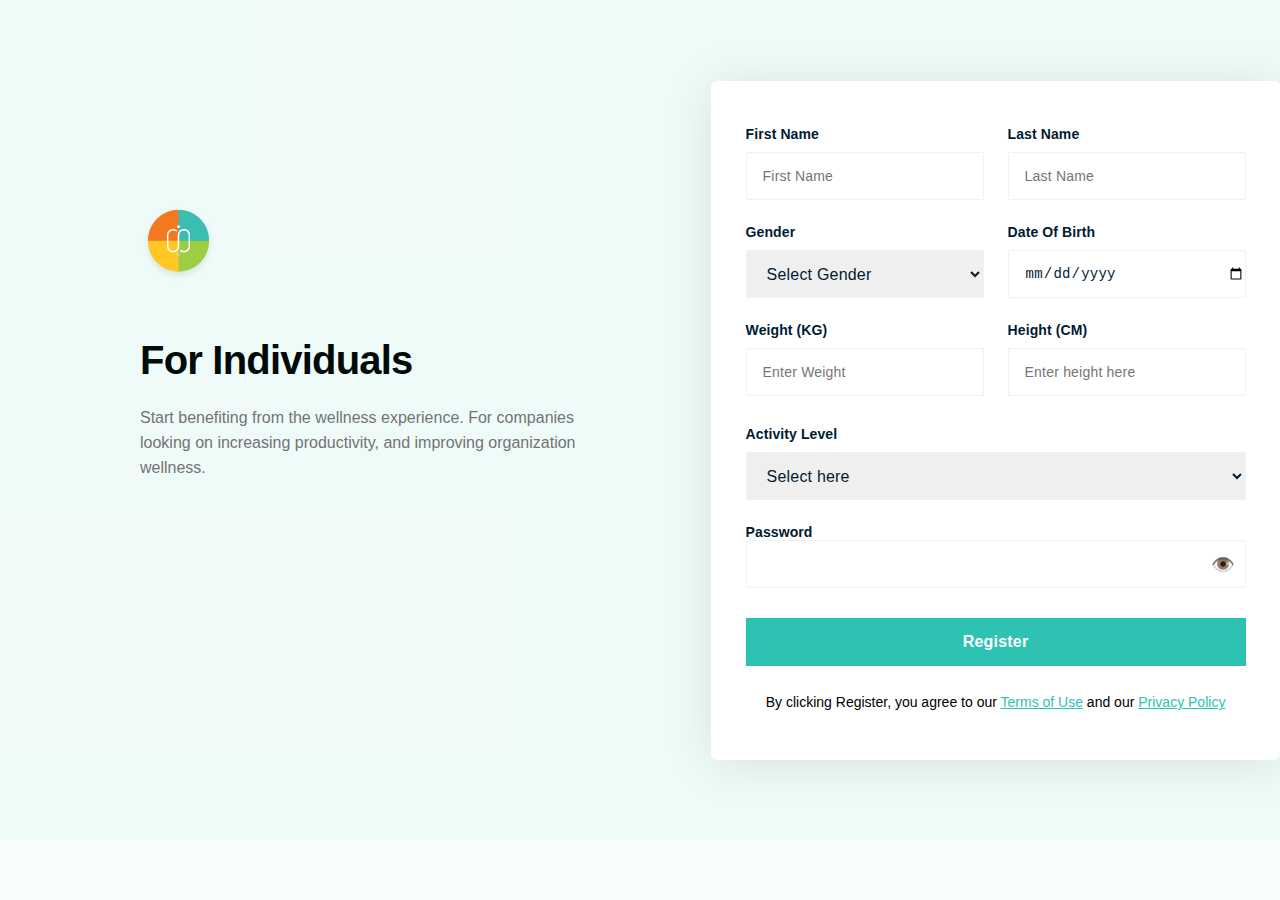
<file: singup_page/index.html>
<!DOCTYPE html>
<html lang="en">
  <head>
    <meta charset="UTF-8" />
    <meta name="viewport" content="width=device-width, initial-scale=1.0" />
    <link rel="stylesheet" href="./assets/styles/styles.css" />
    <title>Sign Up</title>
  </head>
  <body>
    <div class="container">
      <section class="left-section">
        <img src="./assets/images/Logo.png" alt="Logo" />

        <div class="left-section-msg">
          <div class="title">For Individuals</div>
          <p>
            Start benefiting from the wellness experience. For companies looking
            on increasing productivity, and improving organization wellness.
          </p>
        </div>
      </section>

      <section class="right-section">
        <form action="">
          <div class="firstName">
            <label for="firstName">
              First Name
              <input
                type="text"
                id="firstName"
                required
                placeholder="First Name"
              />
            </label>
          </div>

          <div class="lastName">
            <label for="lastName">
              Last Name
              <input
                type="text"
                id="lastName"
                required
                placeholder="Last Name"
              />
            </label>
          </div>

          <div class="gender">
            <label for="gender">Gender</label>
            <select name="gender" id="gender">
              <option value="" selected disabled>Select Gender</option>
              <option value="male">Male</option>
              <option value="female">Female</option>
            </select>
          </div>

          <div class="dateOfBirth">
            <label for="dateOfBirth">
              Date Of Birth
              <input type="date" required id="dateOfBirth" />
            </label>
          </div>

          <div class="weight">
            <label for="weight">
              Weight (KG)
              <input
                type="text"
                name="weight"
                id="weight"
                required
                placeholder="Enter Weight"
              />
            </label>
          </div>

          <div class="height">
            <label for="height">
              Height (CM)
              <input
                type="text"
                name="height"
                id="height"
                required
                placeholder="Enter height here"
              />
            </label>
          </div>

          <div class="activityLevel">
            <label for="activityLevel">Activity Level</label>
            <select name="activityLevel" id="activityLevel">
              <option value="" selected disabled>Select here</option>
              <option value="low">Low</option>
              <option value="medium">Medium</option>
              <option value="high">High</option>
            </select>
          </div>

          <div class="password">
            <label for="password" class="password">
                Password
              </label>
            <div class="password-container">
                <input type="password" name="password" id="password" required />
                <input type="checkbox" id="showPassword">
                <label for="showPassword" id="togglePassword">👁️</label>
            </div>
          </div>

          <button type="submit">Register</button>
          <div class="terms">
            <p>
                By clicking Register, you agree to our
                <a href="./">Terms of Use</a> and our <a href="">Privacy Policy</a>
              </p>
          </div>
        </form>
      </section>
    </div>
  </body>
</html>
</file>
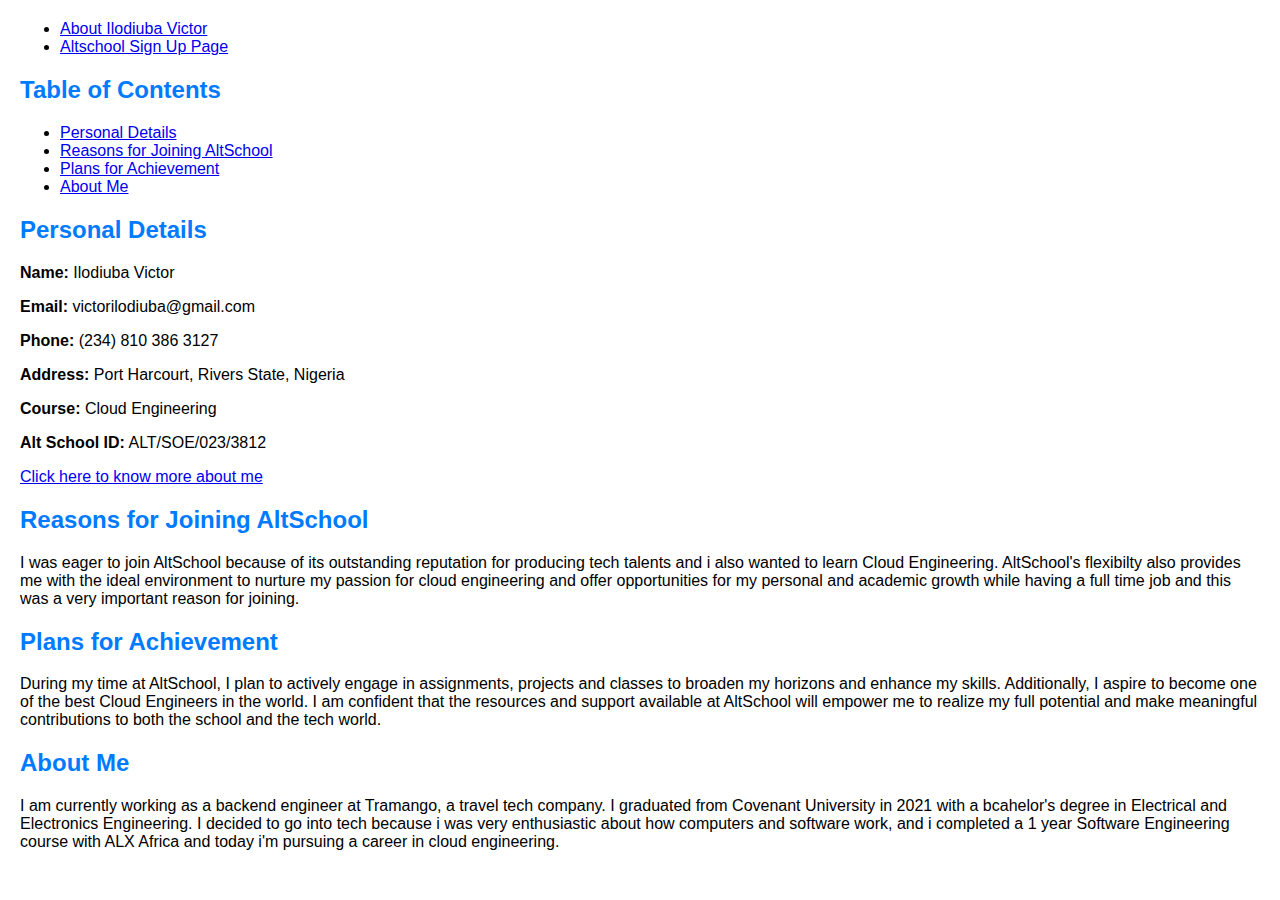
<file: assignments/first-assignment/index.html>
<!DOCTYPE html>
<html lang="en">
  <head>
    <meta charset="UTF-8" />
    <meta name="viewport" content="width=device-width, initial-scale=1.0" />
    <title>About Ilodiuba Victor</title>
    <style>
      body {
        font-family: Arial, sans-serif;
        margin: 20px;
      }
      section {
        margin-bottom: 20px;
      }
      h2 {
        color: #007bff;
      }
    </style>
  </head>
  <body>
    <header>
      <nav>
        <ul>
          <li>
            <a aria-current="page" href="index.html"> About Ilodiuba Victor </a>
          </li>
          <li>
            <a href="signup.html" target="_blank"> Altschool Sign Up Page </a>
          </li>
        </ul>
      </nav>

      <nav aria-labelledby="toc">
        <h2>Table of Contents</h2>
        <ul>
          <li><a href="#personal">Personal Details</a></li>
          <li><a href="#reasons">Reasons for Joining AltSchool</a></li>
          <li><a href="#plans">Plans for Achievement</a></li>
          <li><a href="#about">About Me</a></li>
        </ul>
      </nav>
    </header>

    <section id="personal">
      <h2>Personal Details</h2>
      <p><strong>Name:</strong> Ilodiuba Victor</p>
      <p><strong>Email:</strong> victorilodiuba@gmail.com</p>
      <p><strong>Phone:</strong> (234) 810 386 3127</p>
      <p><strong>Address:</strong> Port Harcourt, Rivers State, Nigeria</p>
      <p><strong>Course:</strong> Cloud Engineering</p>
      <p><strong>Alt School ID:</strong> ALT/SOE/023/3812</p>

      <p>
        <a href="#about"> Click here to know more about me </a>
      </p>
    </section>

    <section id="reasons">
      <h2>Reasons for Joining AltSchool</h2>
      <p>
        I was eager to join AltSchool because of its outstanding reputation for
        producing tech talents and i also wanted to learn Cloud Engineering.
        AltSchool's flexibilty also provides me with the ideal environment to
        nurture my passion for cloud engineering and offer opportunities for my
        personal and academic growth while having a full time job and this was a
        very important reason for joining.
      </p>
    </section>

    <section id="plans">
      <h2>Plans for Achievement</h2>
      <p>
        During my time at AltSchool, I plan to actively engage in assignments,
        projects and classes to broaden my horizons and enhance my skills.
        Additionally, I aspire to become one of the best Cloud Engineers in the
        world. I am confident that the resources and support available at
        AltSchool will empower me to realize my full potential and make
        meaningful contributions to both the school and the tech world.
      </p>
    </section>

    <section id="about">
      <h2>About Me</h2>
      <p>
        I am currently working as a backend engineer at Tramango, a travel tech
        company. I graduated from Covenant University in 2021 with a bcahelor's
        degree in Electrical and Electronics Engineering. I decided to go into
        tech because i was very enthusiastic about how computers and software
        work, and i completed a 1 year Software Engineering course with ALX
        Africa and today i'm pursuing a career in cloud engineering.
      </p>
    </section>
  </body>
</html>
</file>
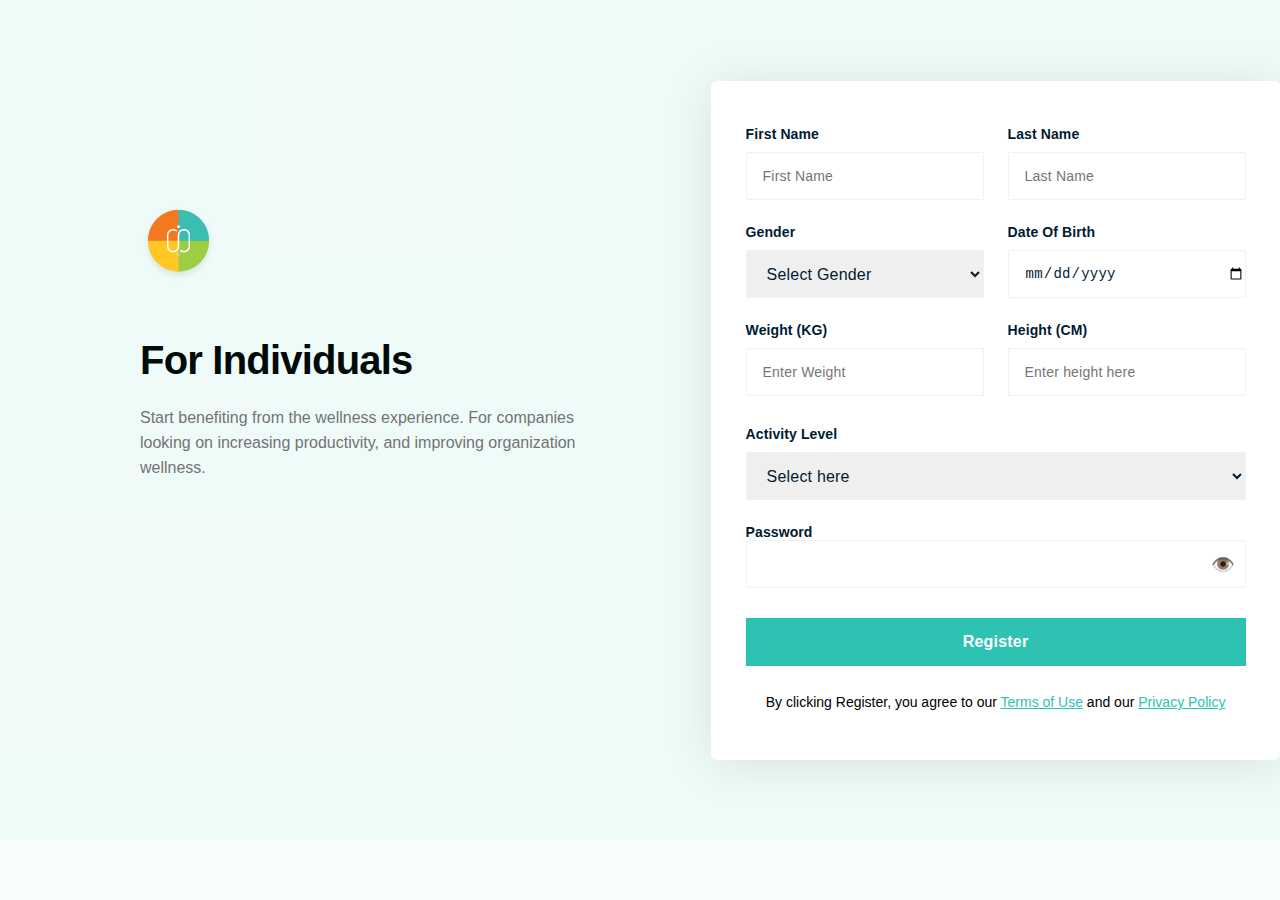
<file: assignments/singup_page/index.html>
<!DOCTYPE html>
<html lang="en">
  <head>
    <meta charset="UTF-8" />
    <meta name="viewport" content="width=device-width, initial-scale=1.0" />
    <meta
      name="description"
      content="A simple sign up form i created for my altschool 1st semester second assignment. It is supposed to be mobie responsive.
      Author: Ilodiuba Victor Nnamdi"
    />
    <link rel="stylesheet" href="./assets/styles/styles.css" />
    <title>Sign Up</title>
  </head>
  <body>
    <div class="container">
      <section class="left-section">
        <img src="./assets/images/Logo.png" alt="Logo" />

        <div class="left-section-msg">
          <div class="title">For Individuals</div>
          <p>
            Start benefiting from the wellness experience. For companies looking
            on increasing productivity, and improving organization wellness.
          </p>
        </div>
      </section>

      <section class="right-section">
        <form action="">
          <div class="firstName">
            <label for="firstName">
              First Name
              <input
                type="text"
                id="firstName"
                required
                placeholder="First Name"
              />
            </label>
          </div>

          <div class="lastName">
            <label for="lastName">
              Last Name
              <input
                type="text"
                id="lastName"
                required
                placeholder="Last Name"
              />
            </label>
          </div>

          <div class="gender">
            <label for="gender">Gender</label>
            <select name="gender" id="gender">
              <option value="" selected disabled>Select Gender</option>
              <option value="male">Male</option>
              <option value="female">Female</option>
            </select>
          </div>

          <div class="dateOfBirth">
            <label for="dateOfBirth">
              Date Of Birth
              <input type="date" required id="dateOfBirth" />
            </label>
          </div>

          <div class="weight">
            <label for="weight">
              Weight (KG)
              <input
                type="text"
                name="weight"
                id="weight"
                required
                placeholder="Enter Weight"
              />
            </label>
          </div>

          <div class="height">
            <label for="height">
              Height (CM)
              <input
                type="text"
                name="height"
                id="height"
                required
                placeholder="Enter height here"
              />
            </label>
          </div>

          <div class="activityLevel">
            <label for="activityLevel">Activity Level</label>
            <select name="activityLevel" id="activityLevel">
              <option value="" selected disabled>Select here</option>
              <option value="low">Low</option>
              <option value="medium">Medium</option>
              <option value="high">High</option>
            </select>
          </div>

          <div class="password">
            <label for="password" class="password"> Password </label>
            <div class="password-container">
              <input type="password" name="password" id="password" required />
              <input type="checkbox" id="showPassword" />
              <label for="showPassword" id="togglePassword">👁️</label>
            </div>
          </div>

          <button type="submit">Register</button>
          <div class="terms">
            <p>
              By clicking Register, you agree to our
              <a href="./">Terms of Use</a> and our
              <a href="./">Privacy Policy</a>
            </p>
          </div>
        </form>
      </section>
    </div>
  </body>
</html>
</file>
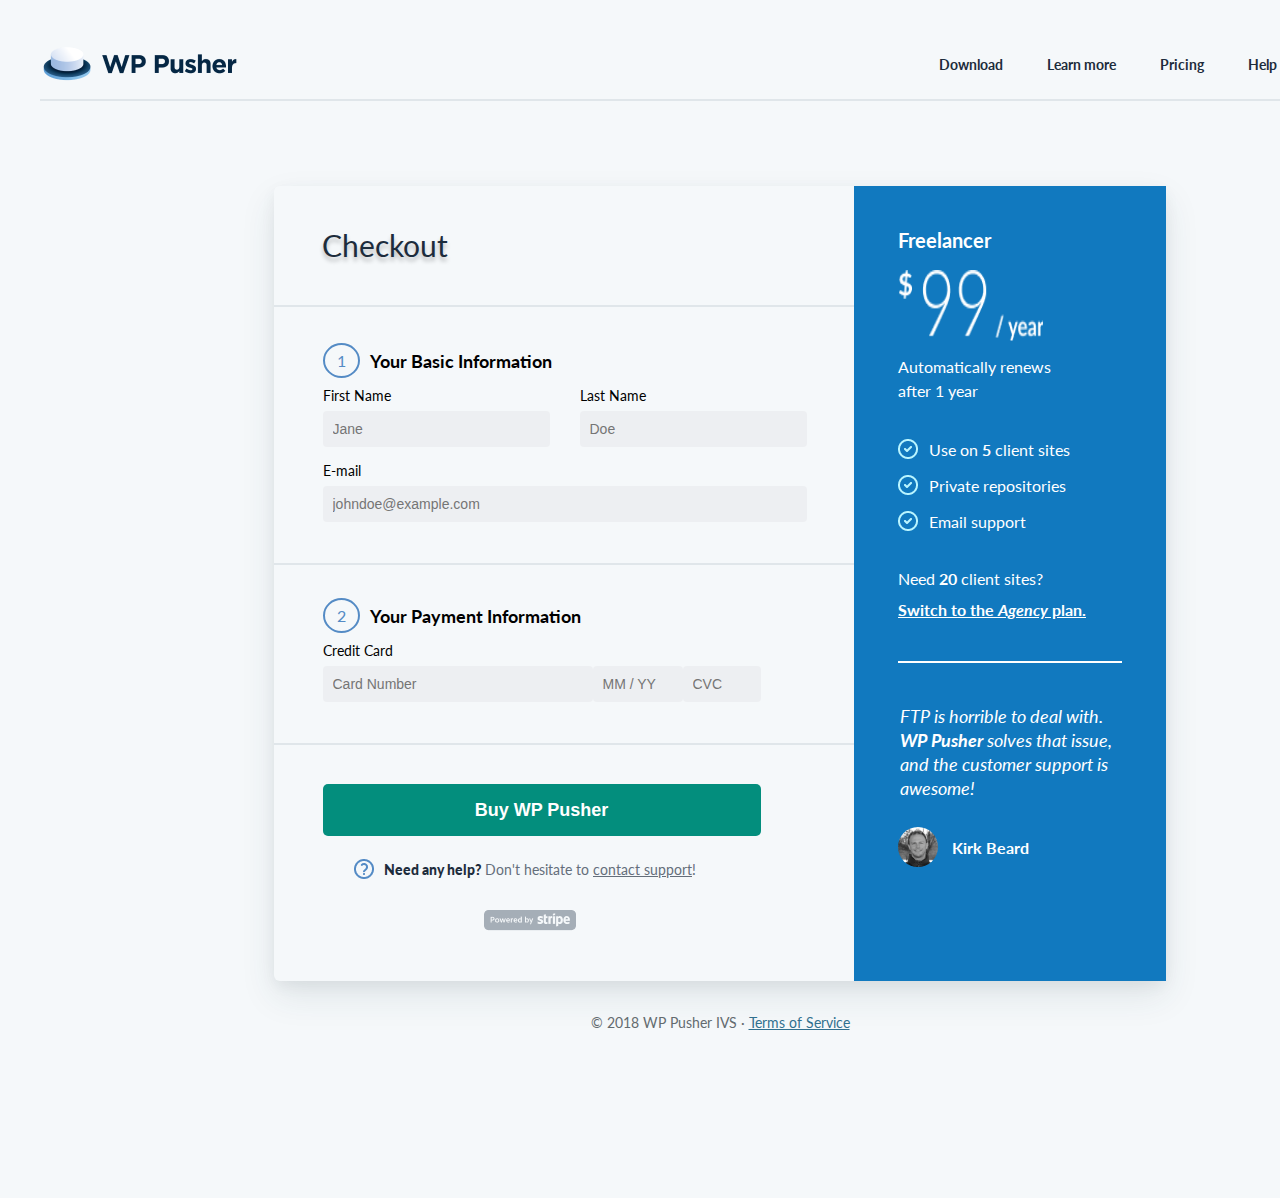
<file: assignments/wp-pusher/index.html>
<!DOCTYPE html>
<html lang="en">
  <head>
    <meta charset="UTF-8" />
    <meta name="viewport" content="width=device-width, initial-scale=1.0" />
    <meta
      name="description"
      content="A simple sign up form i created for my altschool 2nd semester second assignment. It is not supposed to be mobie responsive.
      Author: Ilodiuba Victor Nnamdi"
    />
    <link rel="stylesheet" href="./assets/styles/styles.css" />
    <link rel="preconnect" href="https://fonts.googleapis.com" />
    <link rel="preconnect" href="https://fonts.gstatic.com" crossorigin />
    <link
      href="https://fonts.googleapis.com/css2?family=Lato:wght@300;400;700;900&display=swap"
      rel="stylesheet"
    />
    <title>WP Pusher Checkout</title>
  </head>
  <body>
    <div class="container">
      <header>
        <nav>
          <div class="headerInfo">
            <img src="./assets/images/wppusher-logo copy.png" alt="wp-pusher" />
            <ul>
              <li><a href="./">Download</a></li>
              <li><a href="./">Learn more</a></li>
              <li><a href="./">Pricing</a></li>
              <li><a href="./">Help</a></li>
              <li class="account"><a href="./">Account</a></li>
            </ul>
          </div>
        </nav>
      </header>

      <main>
        <div class="main-body">
          <div class="left-section">
            <h1>Checkout</h1>

            <div class="checkout-form box1">
              <div class="basicInfo">
                <div class="title">
                  <div><p class="circle">1</p></div>
                  <p>Your Basic Information</p>
                </div>

                <div class="name">
                  <fieldset>
                    <label for="firstName">First Name</label>
                    <input
                      type="text"
                      name="firstNname"
                      id="firstName"
                      placeholder="Jane"
                    />
                  </fieldset>

                  <fieldset>
                    <label for="lastName">Last Name</label>
                    <input
                      type="text"
                      name="lastName"
                      id="lastName"
                      placeholder="Doe"
                    />
                  </fieldset>
                </div>

                <div class="email">
                  <label for="email">E-mail</label>
                  <input
                    type="email"
                    name="email"
                    id="email"
                    placeholder="johndoe@example.com"
                  />
                </div>
              </div>
            </div>

            <div class="checkout-form card">
              <div class="title">
                <div>
                  <p class="circle">2</p>
                </div>

                <p class="paymentInfo">Your Payment Information</p>
              </div>

              <div class="cardInfo">
                <label for="cardInfo">Credit Card</label>

                <div class="cardDetails">
                  <div class="cardNumber">
                    <input
                      class="cardNumber"
                      type="number"
                      name="cardNumber"
                      id="cardNumber"
                      placeholder="Card Number"
                    />
                  </div>

                  <div class="expiryDate">
                    <input
                      class="expiryDate"
                      type="number"
                      name="expiryDate"
                      id="expiryDate"
                      placeholder="MM / YY"
                    />
                  </div>

                  <div class="cvc">
                    <input
                      class="cvc"
                      type="number"
                      name="cvc"
                      id="cvc"
                      placeholder="CVC"
                    />
                  </div>
                </div>
              </div>
            </div>

            <button type="submit" class="pusher-btn">Buy WP Pusher</button>

            <div class="help">
              <img
                class="question-mark-icon"
                src="./assets/images/Mask.png"
                alt="Question mark icon"
              />

              <p>
                <strong>Need any help?</strong>
                <span>Don't hesitate to <a href="./">contact support</a>!</span>
              </p>
            </div>

            <div class="stripe">
              <img
                src="./assets/images/powered_by_stripe.png"
                alt="Powered by stripe"
              />
            </div>
          </div>

          <div class="right-section">
            <div class="pricingInfo">
              <p class="freelancer">Freelancer</p>

              <div class="pricing">
                <div class="price">
                  <img
                    class="dollar"
                    src="./assets/images/$.png"
                    alt="Dollar sign"
                  />

                  <img
                    class="annualPricing"
                    src="./assets/images/year.png"
                    alt="99 dollars per year"
                  />
                </div>
              </div>

              <p class="renew">Automatically renews after 1 year</p>

              <div class="pricingInfo-benefits">
                <img src="./assets/images/Combined Shape.png" alt="checkmark" />
                <p>Use on <b>5</b> client sites</p>
              </div>

              <div class="pricingInfo-benefits middle">
                <img src="./assets/images/Combined Shape.png" alt="checkmark" />
                <p>Private repositories</p>
              </div>

              <div class="pricingInfo-benefits">
                <img src="./assets/images/Combined Shape.png" alt="checkmark" />

                <p>Email support</p>
              </div>

              <div class="agency">
                <p>Need <span>20</span> client sites?</p>

                <a href="./">Switch to the <span>Agency</span> plan.</a>
              </div>
            </div>

            <div class="review">
              <div class="review-text">
                <p>FTP is horrible to deal with.</p>

                <p>
                  <span>WP Pusher</span> solves that issue, and the customer
                  support is awesome!
                </p>
              </div>

              <div class="reviewer">
                <img src="./assets/images/Bitmap.png" alt="Reviewer's photo" />
                <p>Kirk Beard</p>
              </div>
            </div>
          </div>
        </div>

        <div class="terms-text">
          <p>
            &copy; 2018 WP Pusher IVS &middot; <a href="./">Terms of Service</a>
          </p>
        </div>
      </main>
    </div>
  </body>
</html>
</file>
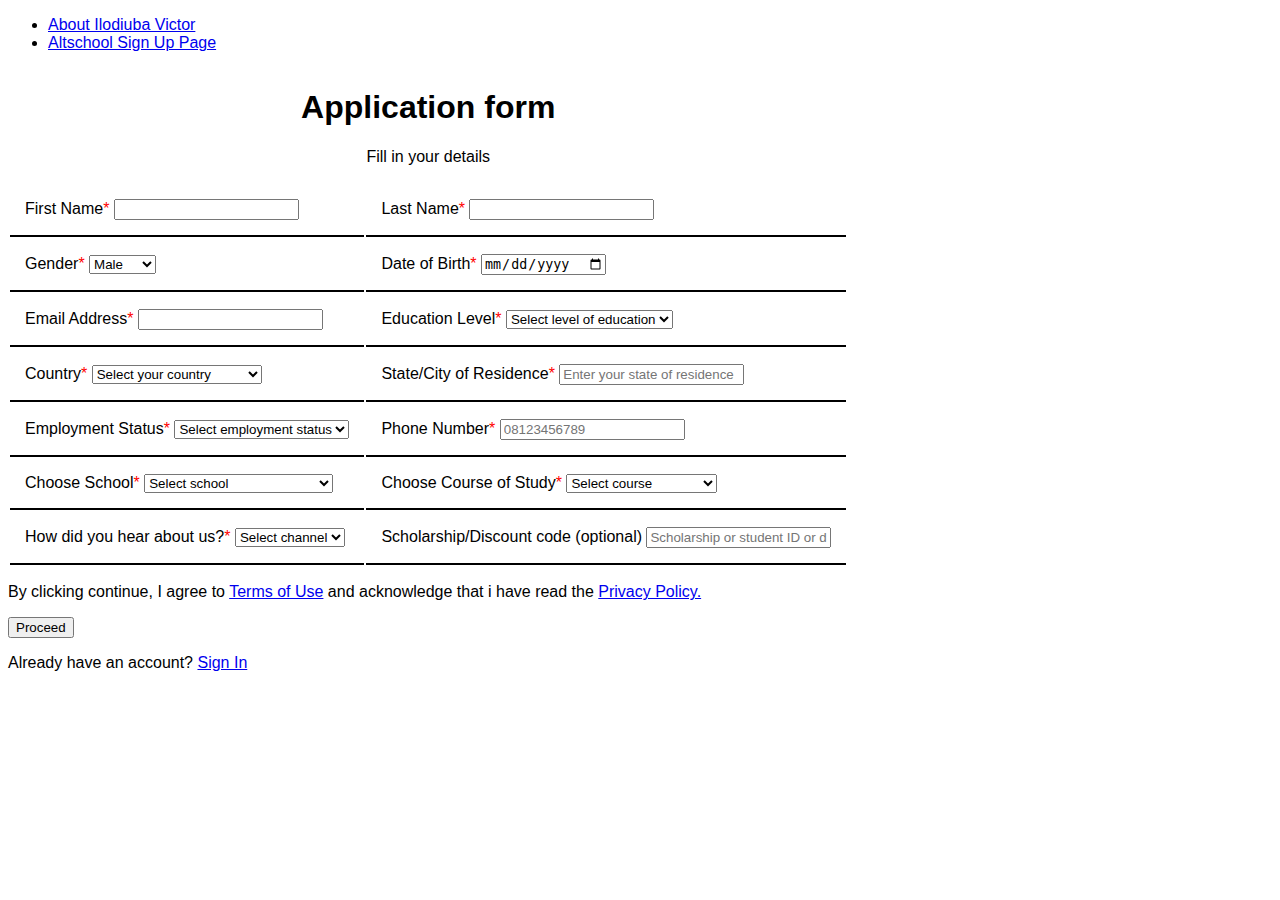
<file: assignments/first-assignment/signup.html>
<!DOCTYPE html>
<html lang="en">
  <head>
    <meta charset="UTF-8" />
    <meta name="viewport" content="width=device-width, initial-scale=1.0" />
    <title>AltSchool Sign Up</title>
    <style>
      body {
        font-family: AlmarenaDisplayBold, sans-serif;
      }
      tbody tr td {
        padding: 15px 15px;
        border-bottom: 2px solid;
      }
    </style>
  </head>
  <body>
    <header>
      <nav>
        <ul>
          <li>
            <a href="./index.html"> About Ilodiuba Victor</a>
          </li>
          <li>
            <a aria-current="page" href="signup.html" target="_self">
              Altschool Sign Up Page
            </a>
          </li>
        </ul>
      </nav>
    </header>

    <main>
      <form action="" method="post">
        <table>
          <caption>
            <h1>Application form</h1>
            <p>Fill in your details</p>
          </caption>

          <tbody>
            <tr>
              <td>
                <label for="firstName">
                  First Name<span style="color: red">*</span>
                  <input
                    type="text"
                    name="firstName"
                    id=""
                    minlength="2"
                    maxlength="16"
                    required
                  />
                </label>
              </td>

              <td>
                <label for="lastName">
                  Last Name<span style="color: red">*</span>
                  <input
                    type="text"
                    name="lastName"
                    id=""
                    minlength="2"
                    maxlength="16"
                    required
                  />
                </label>
              </td>
            </tr>

            <tr>
              <td>
                <label for="gender">
                  Gender<span style="color: red">*</span>
                  <select name="gender" id="gender" required>
                    <option value="male">Male</option>
                    <option value="female">Female</option>
                  </select>
                </label>
              </td>

              <td>
                <label for="dob">
                  Date of Birth<span style="color: red">*</span>
                  <input type="date" name="dob" id="dob" />
                </label>
              </td>
            </tr>

            <tr>
              <td>
                <label for="email">
                  Email Address<span style="color: red">*</span>
                  <input type="email" name="email" id="email" required />
                </label>
              </td>

              <td>
                <label for="education-level">
                  Education Level<span style="color: red">*</span>
                  <select name="level" id="level" required>
                    <option value="" selected disabled>
                      Select level of education
                    </option>
                    <option value="BSC">Bsc</option>
                    <option value="MSC">Msc</option>
                    <option value="DIPLOMA">Diploma</option>
                    <option value="PHD">Doctorate (PhD)</option>
                    <option value="SECONDARY">High school / Secondary</option>
                    <option value="UG">Under graduate</option>
                    <option value="JSS">Junion Middle / school</option>
                    <option value="PG">Post graduate</option>
                  </select>
                </label>
              </td>
            </tr>

            <tr>
              <td>
                <label for="country">
                  Country<span style="color: red">*</span>
                  <select name="countries" id="" required>
                    <option value="" selected disabled>
                      Select your country
                    </option>
                    <option value="Nigeria">Nigeria</option>
                    <option value="Kenya">Kenya</option>
                    <option value="USA">United States of America</option>
                    <option value="Argentina">Argentina</option>
                    <option value="Ghana">Ghana</option>
                    <option value="UK">United Kingdom</option>
                    <option value="Germany">Germany</option>
                    <option value="UAE">United Arab Emirates</option>
                  </select>
                </label>
              </td>

              <td>
                <label for="city-state">
                  State/City of Residence<span style="color: red">*</span>
                  <input
                    type="text"
                    name=""
                    id=""
                    placeholder="Enter your state of residence"
                  />
                </label>
              </td>
            </tr>

            <tr>
              <td>
                <label for="employment-status">
                  Employment Status<span style="color: red">*</span>
                  <select
                    name="employment-status"
                    id="employment-status"
                    required
                  >
                    <option value="" selected disabled>
                      Select employment status
                    </option>
                    <option value="employed">Employed</option>
                    <option value="unemployed">Unemployed</option>
                    <option value="self-employed">Self employed</option>
                  </select>
                </label>
              </td>

              <td>
                <label for="phone">
                  Phone Number<span style="color: red">*</span>
                  <input
                    type="number"
                    name=""
                    id=""
                    placeholder="08123456789"
                    required
                  />
                </label>
              </td>
            </tr>

            <tr>
              <td>
                <label for="school">
                  Choose School<span style="color: red">*</span>
                  <select name="school" id="school" required>
                    <option value="" selected disabled>Select school</option>
                    <option value="creativeBusiness">
                      School of Creative Business
                    </option>
                    <option value="economy">School of Economy</option>
                    <option value="engineering">School of Engineering</option>
                    <option value="data">School of Data</option>
                  </select>
                </label>
              </td>

              <td>
                <label for="school">
                  Choose Course of Study<span style="color: red">*</span>
                  <select name="course" id="course" required>
                    <option value="" selected disabled>Select course</option>
                    <option value="cloud">Cloud Engineering</option>
                    <option value="Frontend">Frontend Engineering</option>
                  </select>
                </label>
              </td>
            </tr>

            <tr>
              <td>
                <label for="channel">
                  How did you hear about us?<span style="color: red">*</span>
                  <select name="channel" id="channel" required>
                    <option value="" selected disabled>Select channel</option>
                    <option value="Twitter">Twitter</option>
                    <option value="FB">Facebook</option>
                    <option value="Linkedin">LinkedIn</option>
                    <option value="YT">YouTube</option>
                    <option value="Friend">Friend</option>
                    <option value="Whatsapp">WhatsApp</option>
                    <option value="IG">Instrgram</option>
                    <option value="Billboard">Billboard</option>
                  </select>
                </label>
              </td>

              <td>
                <label for="phone">
                  Scholarship/Discount code (optional)
                  <input
                    type="text"
                    name=""
                    id=""
                    placeholder="Scholarship or student ID or discount code"
                    minlength="2"
                    required
                  />
                </label>
              </td>
            </tr>
          </tbody>
        </table>

        <p>
          By clicking continue, I agree to
          <a
            href="http://www.altschoolafrica.com/terms"
            target="_blank"
            rel="noopener"
            >Terms of Use</a
          >
          and acknowledge that i have read the
          <a
            href="http://www.altschoolafrica.com/policy"
            target="_blank"
            rel="noopener"
            >Privacy Policy.</a
          >
        </p>

        <button type="submit">Proceed</button>

        <p>
          Already have an account?
          <a
            href="http://https://portal.altschoolafrica.com/auth/login"
            target="_self"
            >Sign In</a
          >
        </p>
      </form>
    </main>
  </body>
</html>
</file>
<file: singup_page/assets/styles/styles.css>
* {
  margin: 0px;
  padding: 0px;
  box-sizing: border-box;
}

input,
select {
  width: 100%;
}

body {
  /* height: 100vh; */
  background-color: hsla(174, 62%, 47%, 4%);
}

.container {
  max-width: 100%;
  width: auto;
  height: 840px;
  background-color: hsla(174, 62%, 47%, 4%);
  display: flex;
  gap: 120px;
}

#dateOfBirth {
  cursor: pointer;
}

img {
  width: 77.33px;
  height: 80px;
}

.left-section {
  width: 460px;
  height: 275px;
  display: flex;
  flex-direction: column;
  gap: 50px;
  margin-top: 205px;
  margin-left: 140px;
  font-family: "Cabin", sans-serif;
}

.left-section-msg {
  display: flex;
  flex-direction: column;
  gap: 20px;
}

.title {
  font-size: 40px;
  line-height: 50px;
  font-style: normal;
  font-weight: 700;
  letter-spacing: -0.8px;
  color: hsla(174, 100%, 2%, 1);
}

p {
  font-size: 16px;
  line-height: 25px;
  font-style: normal;
  color: hsla(0, 0%, 45%, 1);
  font-weight: 400;
}

.right-section {
  height: 679px;
  width: 580px;
  margin-top: 81px;
  font-family: "Sofia Sans", sans-serif;
  border-radius: 6px;
  background: hsla(0, 0%, 100%, 1);
  box-shadow: 0px 4px 50px 0px rgba(4, 8, 19, 0.1);
  display: flex;
  justify-content: center;
  align-items: center;
}

form {
  display: flex;
  gap: 24px;
  flex-wrap: wrap;
  justify-content: center;
  align-items: center;
}

label {
  display: flex;
  flex-direction: column;
  font-weight: 600;
  line-height: normal;
  letter-spacing: 0.1px;
  font-size: 14px;
  color: hsla(208, 96%, 10%, 1);
  font-style: normal;
  outline: none;
  gap: 10px;
}

input {
  width: 238px;
  height: 48px;
  padding-left: 16px;
  outline-color: hsla(174, 62%, 47%, 1);
  outline-style: solid 1px;
  font-size: 14px;
  line-height: 20px;
  font-weight: 400;
  font-style: normal;
  color: hsla(208, 96%, 10%, 1);
  letter-spacing: 0.2px;
  border: 1px solid;
  border-color: hsla(0, 0%, 94%, 1);
  border-radius: 2px;
}

.gender {
  display: flex;
  flex-direction: column;
  gap: 10px;
}

.gender p {
  font-weight: 600;
  line-height: normal;
  letter-spacing: 0.1px;
  font-size: 14px;
  color: hsla(208, 96%, 10%, 1);
  font-style: normal;
  outline: none;
}

.gender select {
  width: 238px;
  height: 48px;
  padding-left: 16px;
  outline-color: hsla(174, 62%, 47%, 1);
  outline-style: solid 1px;
  font-size: 16px;
  line-height: 20px;
  font-weight: 400;
  font-style: normal;
  color: hsla(208, 96%, 10%, 1);
  letter-spacing: 0.2px;
  border: solid 1px;
  border-color: hsla(0, 0%, 94%, 1);
  border-radius: 2px;
  cursor: pointer;
}

.activityLevel {
  display: flex;
  flex-direction: column;
  gap: 10px;
  margin-top: 6px;
  cursor: pointer;
}

.activityLevel p {
  font-weight: 600;
  line-height: normal;
  letter-spacing: 0.1px;
  font-size: 14px;
  color: hsla(208, 96%, 10%, 1);
  font-style: normal;
  outline: none;
}

.activityLevel select {
  width: 500px;
  height: 48px;
  padding-left: 16px;
  outline-color: hsla(174, 62%, 47%, 1);
  outline-style: solid 1px;
  font-size: 16px;
  line-height: 20px;
  font-weight: 400;
  font-style: normal;
  color: hsla(208, 96%, 10%, 1);
  letter-spacing: 0.2px;
  border: solid 1px;
  border-color: hsla(0, 0%, 94%, 1);
  border-radius: 2px;
  cursor: pointer;
}

.password form {
  display: flex;
  flex-direction: column;
  font-weight: 600;
  line-height: normal;
  letter-spacing: 0.1px;
  font-size: 14px;
  color: hsla(208, 96%, 10%, 1);
  font-style: normal;
  outline: none;
  gap: 10px;
  margin-top: 6px;
}

#password {
  width: 500px;
  height: 48px;
  padding-left: 16px;
  outline-color: hsla(174, 62%, 47%, 1);
  outline-style: solid 1px;
  font-size: 16px;
  line-height: 20px;
  font-weight: 400;
  font-style: normal;
  color: hsla(208, 96%, 10%, 1);
  letter-spacing: 0.2px;
  border: solid 1px;
  border-color: hsla(0, 0%, 94%, 1);
  border-radius: 2px;
}

button {
  width: 500px;
  height: 48px;
  background-color: hsla(174, 62%, 47%, 1);
  color: hsla(0, 0%, 100%, 1);
  letter-spacing: 0.2px;
  line-height: normal;
  font-weight: 600;
  font-size: 16px;
  font-style: normal;
  color: hsla(0, 0%, 100%, 1);
  border: solid 1px;
  border-color: hsla(174, 62%, 47%, 1);
  margin-top: 6px;
  cursor: pointer;
}

form p {
  color: hsla(0, 0%, 0%, 1);
  font-weight: 400;
  line-height: 25px;
  font-size: 14px;
  font-style: normal;
}

a {
  color: hsla(174, 62%, 47%, 1);
  text-decoration: underline;
  line-height: 25px;
  font-size: 14px;
  font-style: normal;
}

input:hover,
input:focus,
select:hover,
select:focus,
#password:hover,
#password:focus {
  border: 1px solid hsla(174, 62%, 47%, 1);
  box-shadow: 0px 4px 50px 0px rgba(4, 8, 19, 0.1);
  outline: none;
}

.password-container {
  position: relative;
}

#showPassword {
  position: absolute;
  opacity: 0;
  cursor: pointer;
}

#togglePassword {
  position: absolute;
  top: 50%;
  right: 10px;
  transform: translateY(-50%);
  cursor: pointer;
  font-size: 1.2em;
}

@media screen and (max-width: 768px) {
  .container {
    flex-direction: column;
    gap: 20px;
  }

  .left-section,
  .right-section {
    width: calc(100% - 50px);
    height: 920px;
    margin: 0px 25px;
  }

  form {
    display: flex;
    flex-direction: column;
    align-items: center;
    padding-top: 130px;
  }

  .gender select,
  button,
  .firstName input,
  .lastName input,
  .weight input,
  .height input,
  .dateOfBirth input,
  .activityLevel select,
  #password {
    width: 295px;
    height: 48px;
  }

  .terms p {
    text-align: center;
    padding-top: 50px;
    padding-bottom: 50px;
  }
}
</file>
<file: assignments/singup_page/assets/styles/styles.css>
* {
  margin: 0px;
  padding: 0px;
  box-sizing: border-box;
}

input,
select {
  width: 100%;
}

body {
  /* height: 100vh; */
  background-color: hsla(174, 62%, 47%, 4%);
}

.container {
  max-width: 100%;
  width: auto;
  height: 840px;
  background-color: hsla(174, 62%, 47%, 4%);
  display: flex;
  gap: 120px;
}

#dateOfBirth {
  cursor: pointer;
}

img {
  width: 77.33px;
  height: 80px;
}

.left-section {
  width: 460px;
  height: 275px;
  display: flex;
  flex-direction: column;
  gap: 50px;
  margin-top: 205px;
  margin-left: 140px;
  font-family: "Cabin", sans-serif;
}

.left-section-msg {
  display: flex;
  flex-direction: column;
  gap: 20px;
}

.title {
  font-size: 40px;
  line-height: 50px;
  font-style: normal;
  font-weight: 700;
  letter-spacing: -0.8px;
  color: hsla(174, 100%, 2%, 1);
}

p {
  font-size: 16px;
  line-height: 25px;
  font-style: normal;
  color: hsla(0, 0%, 45%, 1);
  font-weight: 400;
}

.right-section {
  height: 679px;
  width: 580px;
  margin-top: 81px;
  font-family: "Sofia Sans", sans-serif;
  border-radius: 6px;
  background: hsla(0, 0%, 100%, 1);
  box-shadow: 0px 4px 50px 0px rgba(4, 8, 19, 0.1);
  display: flex;
  justify-content: center;
  align-items: center;
}

form {
  display: flex;
  gap: 24px;
  flex-wrap: wrap;
  justify-content: center;
  align-items: center;
}

label {
  display: flex;
  flex-direction: column;
  font-weight: 600;
  line-height: normal;
  letter-spacing: 0.1px;
  font-size: 14px;
  color: hsla(208, 96%, 10%, 1);
  font-style: normal;
  outline: none;
  gap: 10px;
}

input {
  width: 238px;
  height: 48px;
  padding-left: 16px;
  outline-color: hsla(174, 62%, 47%, 1);
  outline-style: solid 1px;
  font-size: 14px;
  line-height: 20px;
  font-weight: 400;
  font-style: normal;
  color: hsla(208, 96%, 10%, 1);
  letter-spacing: 0.2px;
  border: 1px solid;
  border-color: hsla(0, 0%, 94%, 1);
  border-radius: 2px;
}

.gender {
  display: flex;
  flex-direction: column;
  gap: 10px;
}

.gender p {
  font-weight: 600;
  line-height: normal;
  letter-spacing: 0.1px;
  font-size: 14px;
  color: hsla(208, 96%, 10%, 1);
  font-style: normal;
  outline: none;
}

.gender select {
  width: 238px;
  height: 48px;
  padding-left: 16px;
  outline-color: hsla(174, 62%, 47%, 1);
  outline-style: solid 1px;
  font-size: 16px;
  line-height: 20px;
  font-weight: 400;
  font-style: normal;
  color: hsla(208, 96%, 10%, 1);
  letter-spacing: 0.2px;
  border: solid 1px;
  border-color: hsla(0, 0%, 94%, 1);
  border-radius: 2px;
  cursor: pointer;
}

.activityLevel {
  display: flex;
  flex-direction: column;
  gap: 10px;
  margin-top: 6px;
  cursor: pointer;
}

.activityLevel p {
  font-weight: 600;
  line-height: normal;
  letter-spacing: 0.1px;
  font-size: 14px;
  color: hsla(208, 96%, 10%, 1);
  font-style: normal;
  outline: none;
}

.activityLevel select {
  width: 500px;
  height: 48px;
  padding-left: 16px;
  outline-color: hsla(174, 62%, 47%, 1);
  outline-style: solid 1px;
  font-size: 16px;
  line-height: 20px;
  font-weight: 400;
  font-style: normal;
  color: hsla(208, 96%, 10%, 1);
  letter-spacing: 0.2px;
  border: solid 1px;
  border-color: hsla(0, 0%, 94%, 1);
  border-radius: 2px;
  cursor: pointer;
}

.password form {
  display: flex;
  flex-direction: column;
  font-weight: 600;
  line-height: normal;
  letter-spacing: 0.1px;
  font-size: 14px;
  color: hsla(208, 96%, 10%, 1);
  font-style: normal;
  outline: none;
  gap: 10px;
  margin-top: 6px;
}

#password {
  width: 500px;
  height: 48px;
  padding-left: 16px;
  outline-color: hsla(174, 62%, 47%, 1);
  outline-style: solid 1px;
  font-size: 16px;
  line-height: 20px;
  font-weight: 400;
  font-style: normal;
  color: hsla(208, 96%, 10%, 1);
  letter-spacing: 0.2px;
  border: solid 1px;
  border-color: hsla(0, 0%, 94%, 1);
  border-radius: 2px;
}

button {
  width: 500px;
  height: 48px;
  background-color: hsla(174, 62%, 47%, 1);
  color: hsla(0, 0%, 100%, 1);
  letter-spacing: 0.2px;
  line-height: normal;
  font-weight: 600;
  font-size: 16px;
  font-style: normal;
  color: hsla(0, 0%, 100%, 1);
  border: solid 1px;
  border-color: hsla(174, 62%, 47%, 1);
  margin-top: 6px;
  cursor: pointer;
}

form p {
  color: hsla(0, 0%, 0%, 1);
  font-weight: 400;
  line-height: 25px;
  font-size: 14px;
  font-style: normal;
}

a {
  color: hsla(174, 62%, 47%, 1);
  text-decoration: underline;
  line-height: 25px;
  font-size: 14px;
  font-style: normal;
}

input:hover,
input:focus,
select:hover,
select:focus,
#password:hover,
#password:focus {
  border: 1px solid hsla(174, 62%, 47%, 1);
  box-shadow: 0px 4px 50px 0px rgba(4, 8, 19, 0.1);
  outline: none;
}

.password-container {
  position: relative;
}

#showPassword {
  position: absolute;
  opacity: 0;
  cursor: pointer;
}

#togglePassword {
  position: absolute;
  top: 50%;
  right: 10px;
  transform: translateY(-50%);
  cursor: pointer;
  font-size: 1.2em;
}

@media screen and (max-width: 768px) {
  .container {
    flex-direction: column;
    gap: 20px;
  }

  .left-section,
  .right-section {
    width: calc(100% - 50px);
    height: 920px;
    margin: 0px 25px;
  }

  form {
    display: flex;
    flex-direction: column;
    align-items: center;
    padding-top: 130px;
  }

  .gender select,
  button,
  .firstName input,
  .lastName input,
  .weight input,
  .height input,
  .dateOfBirth input,
  .activityLevel select,
  #password {
    width: 295px;
    height: 48px;
  }

  .terms p {
    text-align: center;
    padding-top: 50px;
    padding-bottom: 50px;
  }
}
</file>
<file: assignments/wp-pusher/assets/styles/styles.css>
* {
  box-sizing: border-box;
  margin: 0;
  padding: 0;
}

body {
  width: 100wv;
  height: 100vh;
  background-color: rgba(245, 248, 250, 1);
  font-family: "Lato", sans-serif;
}

button {
  width: 438px;
  height: 52px;
  background-color: rgba(3, 142, 125, 1);
  color: rgba(255, 255, 255, 1);
  font-size: 18px;
  font-weight: 700;
  border: none;
  border-radius: 5px;
  margin-block-start: 39px;
  margin-inline: 48.5px;
}

.container {
  width: 1440px;
  height: 1170px;
  margin: 0 auto;
  padding-inline: 40px;
  font-family: "Lato", sans-serif;
}

.headerInfo {
  width: 1360px;
  height: 73px;
  margin-block-start: 28px;
  border-block-end: 2px solid rgba(224, 230, 234, 1);
  display: flex;
  justify-content: space-between;
  align-items: center;
}

.headerInfo > img {
  width: 200px;
  height: 39px;
}

.headerInfo > ul {
  display: flex;
  align-items: center;
}

.headerInfo > ul li {
  list-style: none;
  margin-inline-start: 44px;
}

.headerInfo > ul li.account {
  border: 2px solid rgba(100, 110, 122, 1);
  padding-inline: 11px;
  padding-block: 12px;
}

.headerInfo > ul li a {
  color: rgba(29, 44, 60, 1);
  font-size: 14px;
  font-weight: 700;
  text-decoration: none;
}

.main-body {
  width: 892px;
  height: 795px;
  margin: 0 auto;
  margin-block-start: 85px;
  border-radius: 6px;
  box-shadow: 0px 5px 15px 0px rgba(0, 0, 0, 0.05),
    0px 15px 35px 0px rgba(43, 64, 78, 0.1);

  display: flex;
}

.left-section {
  width: 580px;
  height: 795px;
  font-family: "Lato", sans-serif;
}

.left-section h1 {
  width: 161px;
  height: 54px;
  color: rgba(29, 44, 60, 1);
  font-family: "Lato", sans-serif;
  font-size: 30px;
  font-weight: 400;
  text-shadow: 0px 4px 4px rgba(0, 0, 0, 0.25);
  margin-bottom: 20px;
  margin-block-start: 41px;
  margin-inline-start: 48px;
  margin-block-end: 24px;
}

.basicInfo {
  border-block: 2px solid rgba(224, 230, 234, 1);
  padding-block-start: 36px;
  padding-block-end: 41px;
}

.title {
  display: flex;
  align-items: center;
  gap: 10px;
  margin-block-end: 9px;
}

.circle {
  color: rgba(84, 139, 197, 1);
  border: 2px solid rgba(84, 139, 197, 1);
  border-radius: 50%;
  padding: 6px 12px;
}

.title > p {
  width: 240px;
  font-family: "Lato", sans-serif;
  font-size: 18px;
  font-weight: 700;
}

.name {
  display: flex;
  align-items: center;
  gap: 30px;
}

.title,
.name,
.email {
  margin-inline: 48.5px;
}

.name fieldset {
  border: none;
}

.checkout-form label {
  width: 187px;
  height: 17px;
  display: block;
  font-size: 14px;
  font-weight: 400;
  margin-block-end: 7px;
}

.checkout-form input {
  width: 227px;
  height: 36px;
  background-color: rgba(237, 239, 242, 1);
  color: rgba(100, 110, 122, 1);
  outline: none;
  border: none;
  border-radius: 4px;
  padding-inline: 10px;
  font-size: 14px;
  font-weight: 400;
}

.checkout-form .email > label {
  margin-block-start: 15px;
}

.checkout-form .email > input {
  width: 484px;
}

.left-section .card {
  margin-block-start: 33px;
}

.cardInfo {
  padding-inline: 48.5px;
  padding-block-end: 41px;
  border-block-end: 2px solid rgba(224, 230, 234, 1);
}

.cardDetails {
  display: flex;
  align-items: center;
}

.cardDetails .cardNumber {
  width: 270px;
}

.cardDetails .expiryDate {
  width: 90px;
}

.cardDetails .cvc {
  width: 78px;
}

.stripe {
  width: 92px;
  height: 20.101px;
  margin-inline-start: 210px;
}

.right-section {
  width: 312px;
  height: 795px;
  background-color: rgba(17, 121, 191, 1);
  color: rgba(255, 255, 255, 1);
  font-family: "Lato", sans-serif;
  padding-block-start: 42px;
  padding-inline: 44px;
}

.pricingInfo {
  padding-block-end: 42px;
  border-block-end: 2px solid rgba(255, 255, 255, 1);

  > .renew {
    width: 160px;
    line-height: 24px;
    margin-block-start: 10px;
    font-size: 16px;
    font-weight: 400;
    margin-block-end: 36px;
  }

  > .pricingInfo-benefits {
    display: flex;
    align-items: center;
    gap: 11px;
  }

  .middle {
    padding-block: 16px;
  }

  > .agency {
    margin-block-start: 38px;
    color: rgba(255, 255, 255, 1);

    > p {
      font-size: 16px;
      font-weight: 400;
      margin-block-end: 12px;

      > span {
        font-weight: 700;
      }
    }

    > a {
      color: rgba(255, 255, 255, 1);
      font-size: 16px;
      font-weight: 700;

      > span {
        font-style: italic;
      }
    }
  }
}

.freelancer {
  color: rgba(255, 255, 255, 1);
  font-size: 20px;
  font-weight: 700;
}

.pricing {
  padding-block-end: 3px;
}

.price {
  display: flex;
  gap: 10px;
  vertical-align: top;
  margin-block-start: 18px;

  > .dollar {
    width: 14px;
    height: 29px;
  }

  > .annualPricing {
    width: 121px;
    height: 72px;
  }
}

.help {
  display: flex;
  align-items: center;
  gap: 10px;
  margin-inline-start: 80px;
  margin-block-start: 23px;
  margin-block-end: 31px;
}

.help > p {
  height: 16px;
  font-size: 14px;
  font-weight: 700;
  color: rgba(29, 44, 60, 1);

  > span {
    font-weight: 400;
    color: rgba(100, 110, 122, 1);

    a {
      color: rgba(100, 110, 122, 1);
      text-decoration-color: rgba(100, 110, 122, 1);
    }
  }
}

.review {
  padding-block-start: 41px;
}

.review-text {
  padding-inline-start: 2px;

  > p {
    font-size: 18px;
    font-weight: 400;
    font-style: italic;
    line-height: 24px;

    > span {
      font-weight: 700;
    }
  }
}

.reviewer {
  display: flex;
  align-items: center;
  gap: 14px;
  margin-block-start: 27px;

  > img {
    border-radius: 50%;
  }

  > p {
    font-size: 16px;
    font-weight: 700;
  }
}

.terms-text {
  text-align: center;
  margin-block-start: 33px;
}

.terms-text > p {
  color: rgba(99, 107, 111, 1);
  font-size: 14px;
  font-weight: 400;
}

.terms-text > p > a {
  color: rgba(49, 112, 143, 1);
}

.question-mark-icon {
  width: 20px;
  height: 20px;
}
</file>
